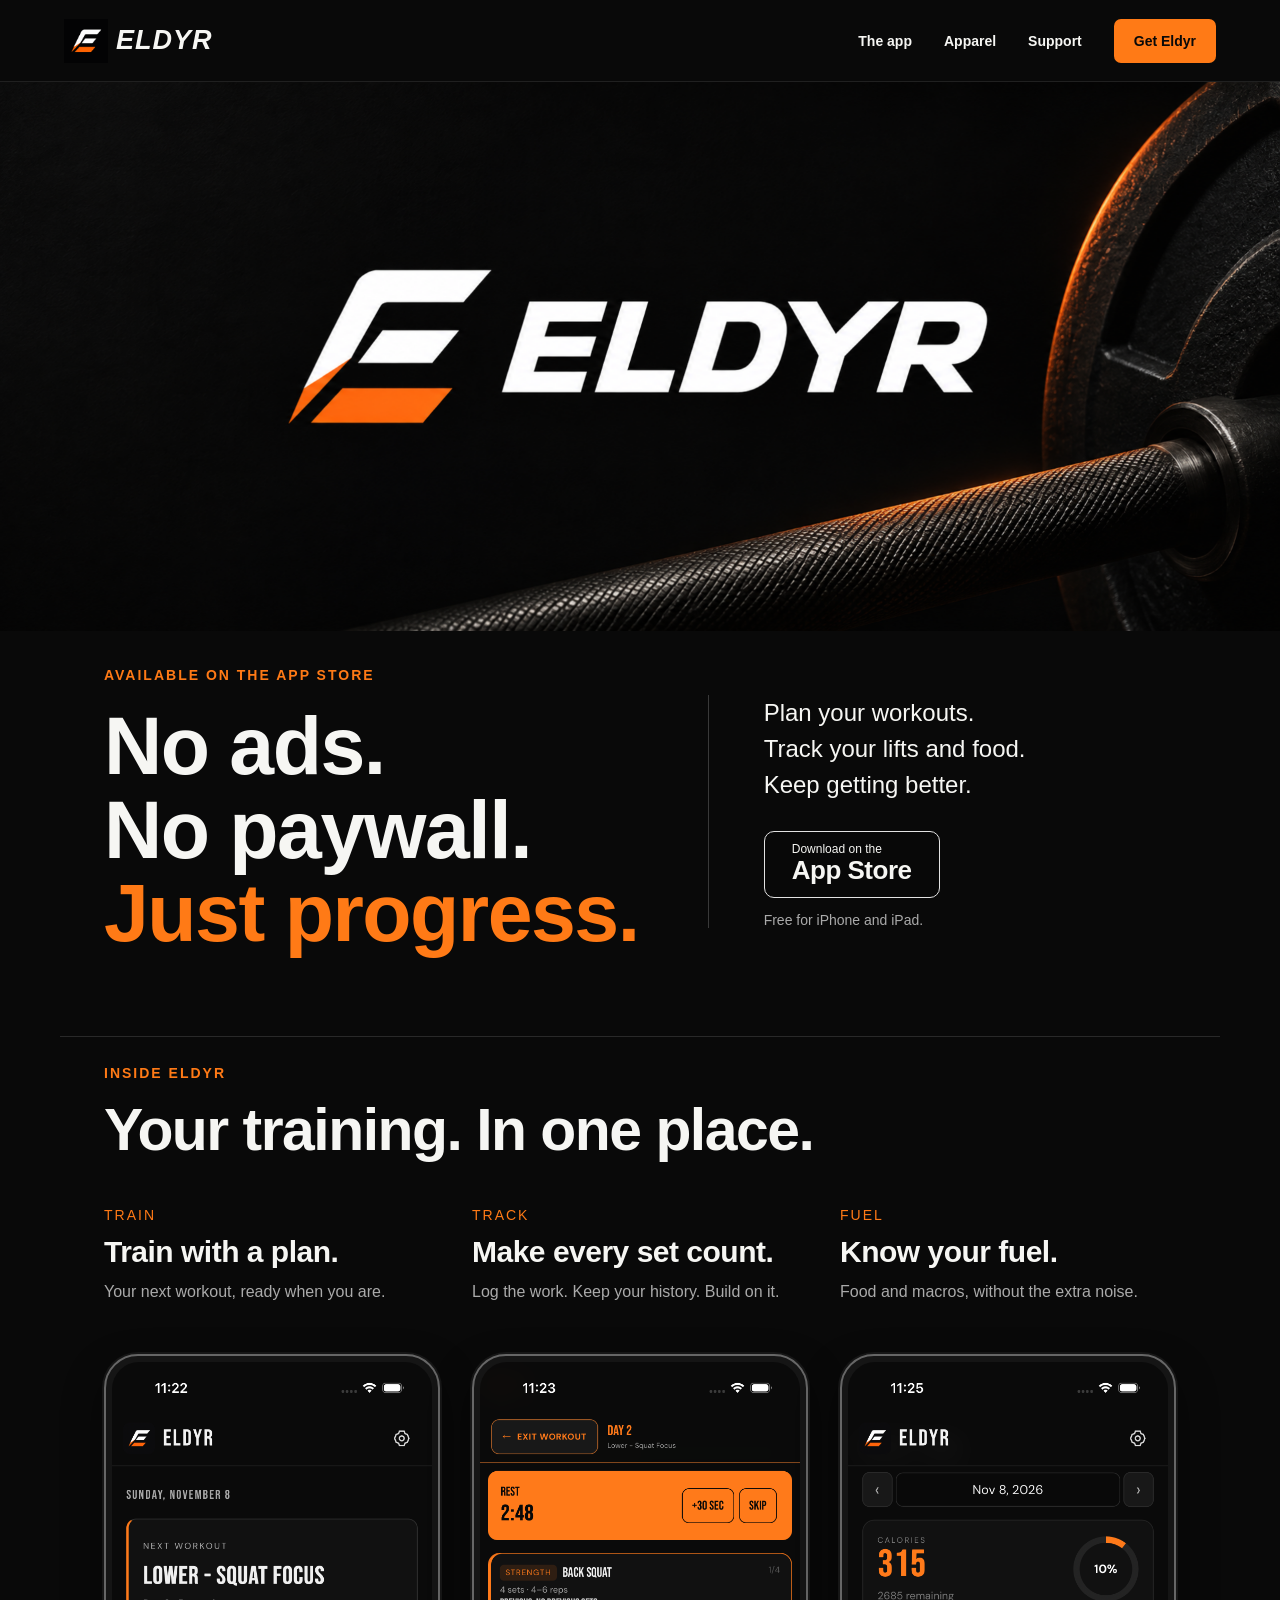
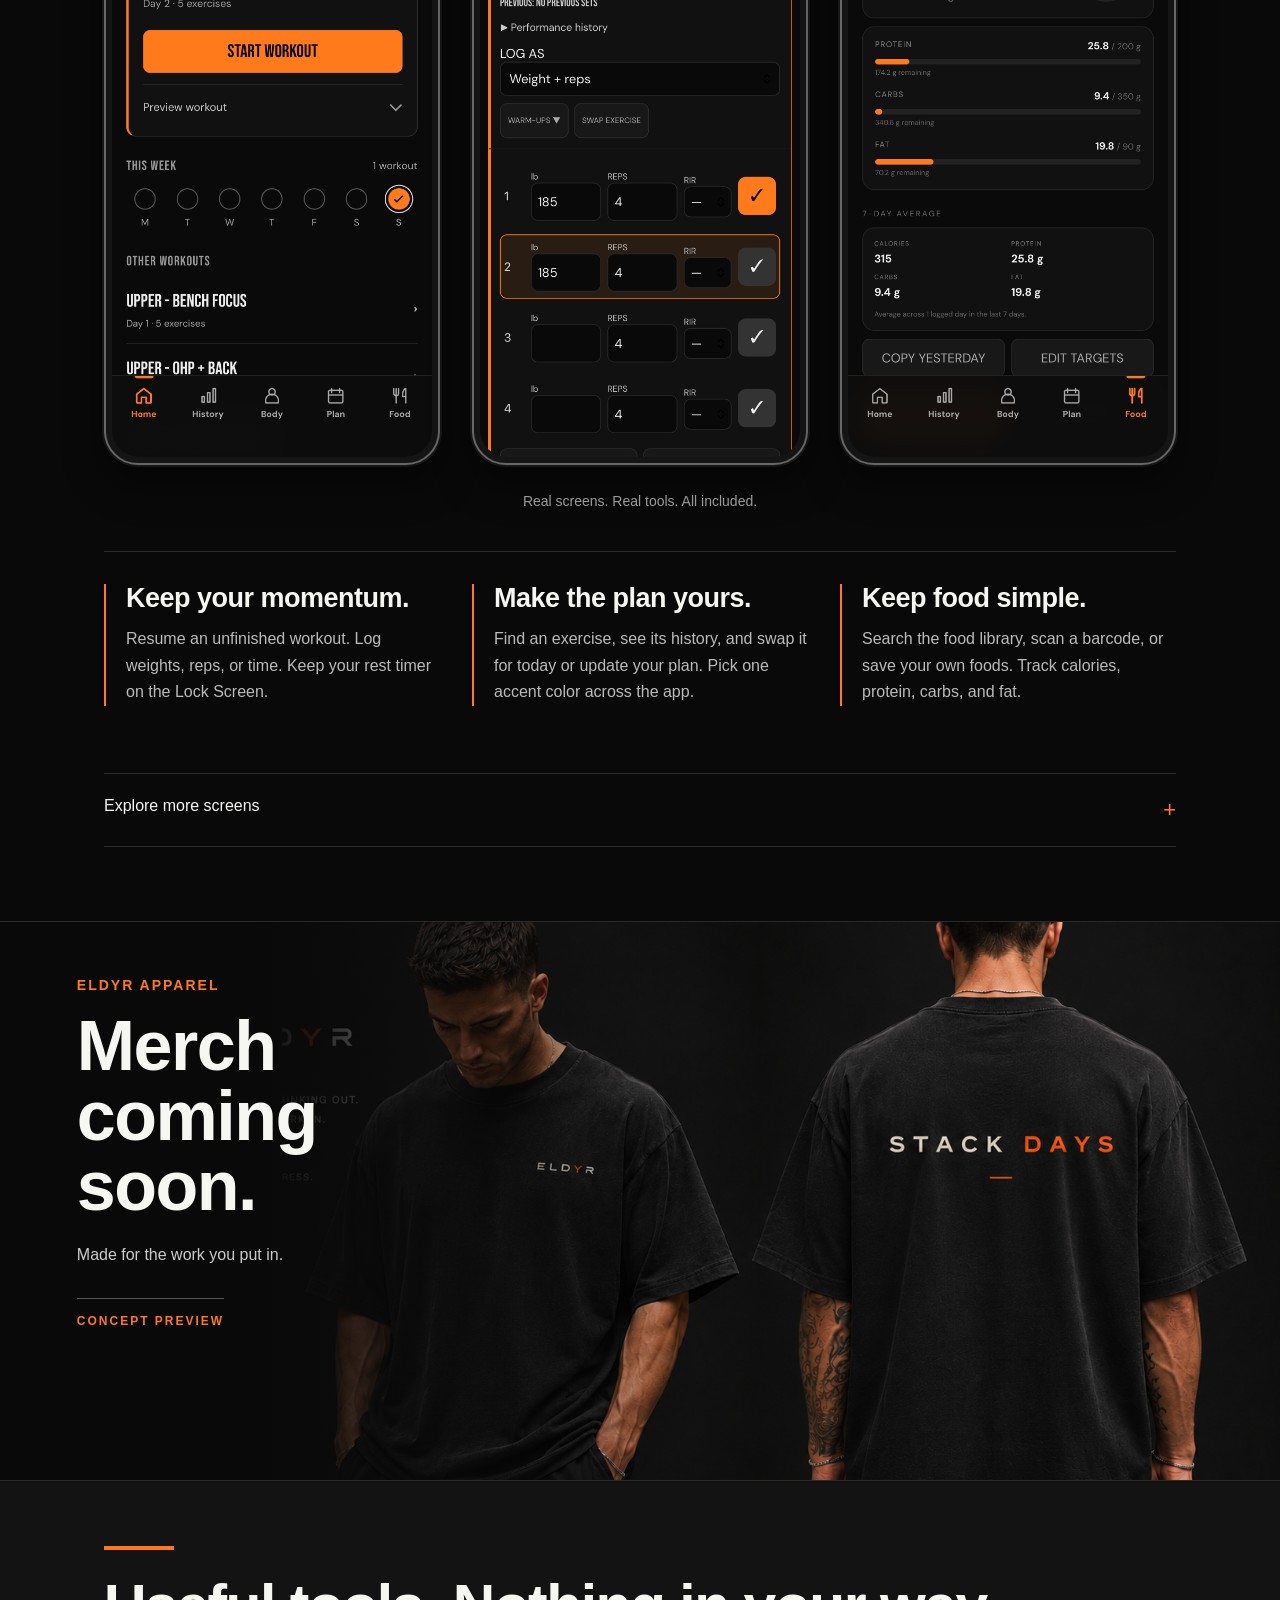
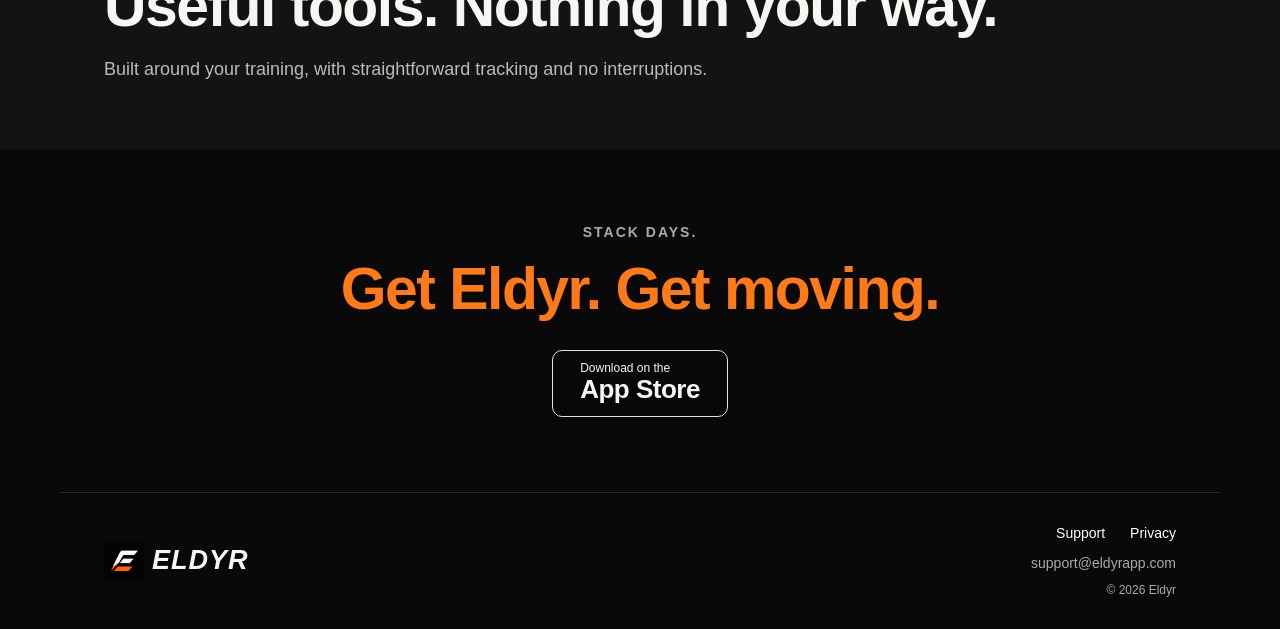
<file: index.html>
<!doctype html>
<html lang="en"><head><meta charset="utf-8"><meta name="viewport" content="width=device-width,initial-scale=1"><meta name="theme-color" content="#090909"><title>Eldyr — No ads. No paywall. Just progress.</title><meta name="description" content="Your training. In one place. Plan workouts, track your lifts and food, and keep getting better. Download Eldyr for iPhone and iPad."><meta property="og:title" content="Eldyr — Just progress."><meta property="og:description" content="No ads. No paywall. Just progress."><meta property="og:image" content="https://eldyrapp.com/media/hero.png"><meta property="og:url" content="https://eldyrapp.com/"><link rel="canonical" href="https://eldyrapp.com/"><link rel="icon" href="eldyr-icon.png"><link rel="stylesheet" href="style.css"><script src="site.js" defer></script></head>
<body><a class="skip" href="#main">Skip to content</a><header class="nav"><a class="brand" href="./" aria-label="Eldyr home"><img src="eldyr-icon.png" width="44" height="44" alt=""><span>ELDYR</span></a><nav aria-label="Main navigation"><a href="#app">The app</a><a href="#apparel">Apparel</a><a class="support-nav" href="support.html">Support</a><a class="button small" href="https://apps.apple.com/app/eldyr/id6806035408">Get Eldyr</a></nav></header>
<main id="main"><div class="hero"><img src="media/hero.png" width="3840" height="1646" alt="Eldyr logo beside a barbell with orange-lit weight plates" fetchpriority="high"></div>
<section class="intro wrap"><div class="intro-heading"><p class="eyebrow">Available on the App Store</p><h1>No ads.<br>No paywall.<br><span>Just progress.</span></h1></div><div class="intro-copy"><p>Plan your workouts.<br>Track your lifts and food.<br>Keep getting better.</p><a class="store" href="https://apps.apple.com/app/eldyr/id6806035408"><span><small>Download on the</small><strong>App Store</strong></span></a><p class="fine">Free for iPhone and iPad.</p></div></section>
<section id="app" class="showcase wrap"><p class="eyebrow">Inside Eldyr</p><h2>Your training.<br class="mobile-break"> In one place.</h2><div class="phones">
<figure><button class="phone" data-image="home" data-title="Train with a plan" aria-label="Enlarge Home screenshot"><img src="media/home.png" width="1206" height="2622" loading="lazy" alt="Eldyr Home with the next workout and a start workout button"></button><figcaption><span>TRAIN</span><h3>Train with a plan.</h3><p>Your next workout, ready when you are.</p></figcaption></figure>
<figure><button class="phone" data-image="workout" data-title="Make every set count" aria-label="Enlarge workout screenshot"><img src="media/workout.png" width="1206" height="2622" loading="lazy" alt="Squat workout with set logging and a rest timer"></button><figcaption><span>TRACK</span><h3>Make every set count.</h3><p>Log the work. Keep your history. Build on it.</p></figcaption></figure>
<figure><button class="phone" data-image="food" data-title="Know your fuel" aria-label="Enlarge nutrition screenshot"><img src="media/food.png" width="1206" height="2622" loading="lazy" alt="Nutrition dashboard showing calories, protein, carbs, and fat"></button><figcaption><span>FUEL</span><h3>Know your fuel.</h3><p>Food and macros, without the extra noise.</p></figcaption></figure></div><p class="preview-note">Real screens. Real tools. All included.</p>
<div class="release-features" aria-label="Included features"><article><h3>Keep your momentum.</h3><p>Resume an unfinished workout. Log weights, reps, or time. Keep your rest timer on the Lock Screen.</p></article><article><h3>Make the plan yours.</h3><p>Find an exercise, see its history, and swap it for today or update your plan. Pick one accent color across the app.</p></article><article><h3>Keep food simple.</h3><p>Search the food library, scan a barcode, or save your own foods. Track calories, protein, carbs, and fat.</p></article></div><details class="more"><summary>Explore more screens <span aria-hidden="true">+</span></summary><div class="extras"><button data-image="exercises" data-title="Find your next exercise"><img src="media/exercises.png" width="1206" height="2622" loading="lazy" alt="Searchable exercise substitutions"><strong>Find your next exercise.</strong><span>Suggested swaps, recent lifts, and favorites.</span></button><button data-image="food-search" data-title="Find it. Log it."><img src="media/food-search.png" width="1206" height="2622" loading="lazy" alt="Food search with favorites and barcode scanning"><strong>Find it. Log it.</strong><span>Search foods, scan a barcode, or save your own.</span></button><button data-image="body" data-title="See the bigger picture"><img src="media/body.png" width="1206" height="2622" loading="lazy" alt="Body measurements and Apple Health connection"><strong>See the bigger picture.</strong><span>Body metrics and optional Apple Health insights.</span></button></div></details></section>
<section id="apparel" class="apparel"><div class="apparel-art" role="img" aria-label="Eldyr black tee concept, front and back, with Stack Days lettering"></div><div class="apparel-copy"><p class="eyebrow">Eldyr apparel</p><h2>Merch <br>coming <br>soon.</h2><p>Made for the work you put in.</p><span class="concept">Concept preview</span></div></section>
<section class="mission"><div class="wrap"><div class="dash"></div><h2>Useful tools.<br class="mobile-break"> Nothing in your way.</h2><p>Built around your training, with straightforward tracking and no interruptions.</p></div></section>
<section class="closing wrap"><p class="eyebrow">Stack days.</p><h2>Get Eldyr. Get moving.</h2><a class="store" href="https://apps.apple.com/app/eldyr/id6806035408"><span><small>Download on the</small><strong>App Store</strong></span></a></section></main>
<footer class="wrap"><a class="brand" href="./"><img src="eldyr-icon.png" width="40" height="40" alt=""><span>ELDYR</span></a><div><div class="footer-links"><a href="support.html">Support</a><a href="privacy.html">Privacy</a></div><a href="mailto:support@eldyrapp.com">support@eldyrapp.com</a><p>© 2026 Eldyr</p></div></footer>
<dialog id="screen-dialog" aria-labelledby="screen-title"><div class="dialog-bar"><h2 id="screen-title"></h2><button id="close-dialog" aria-label="Close screenshot">Close ×</button></div><img id="large-screen" alt=""></dialog></body></html>
</file>
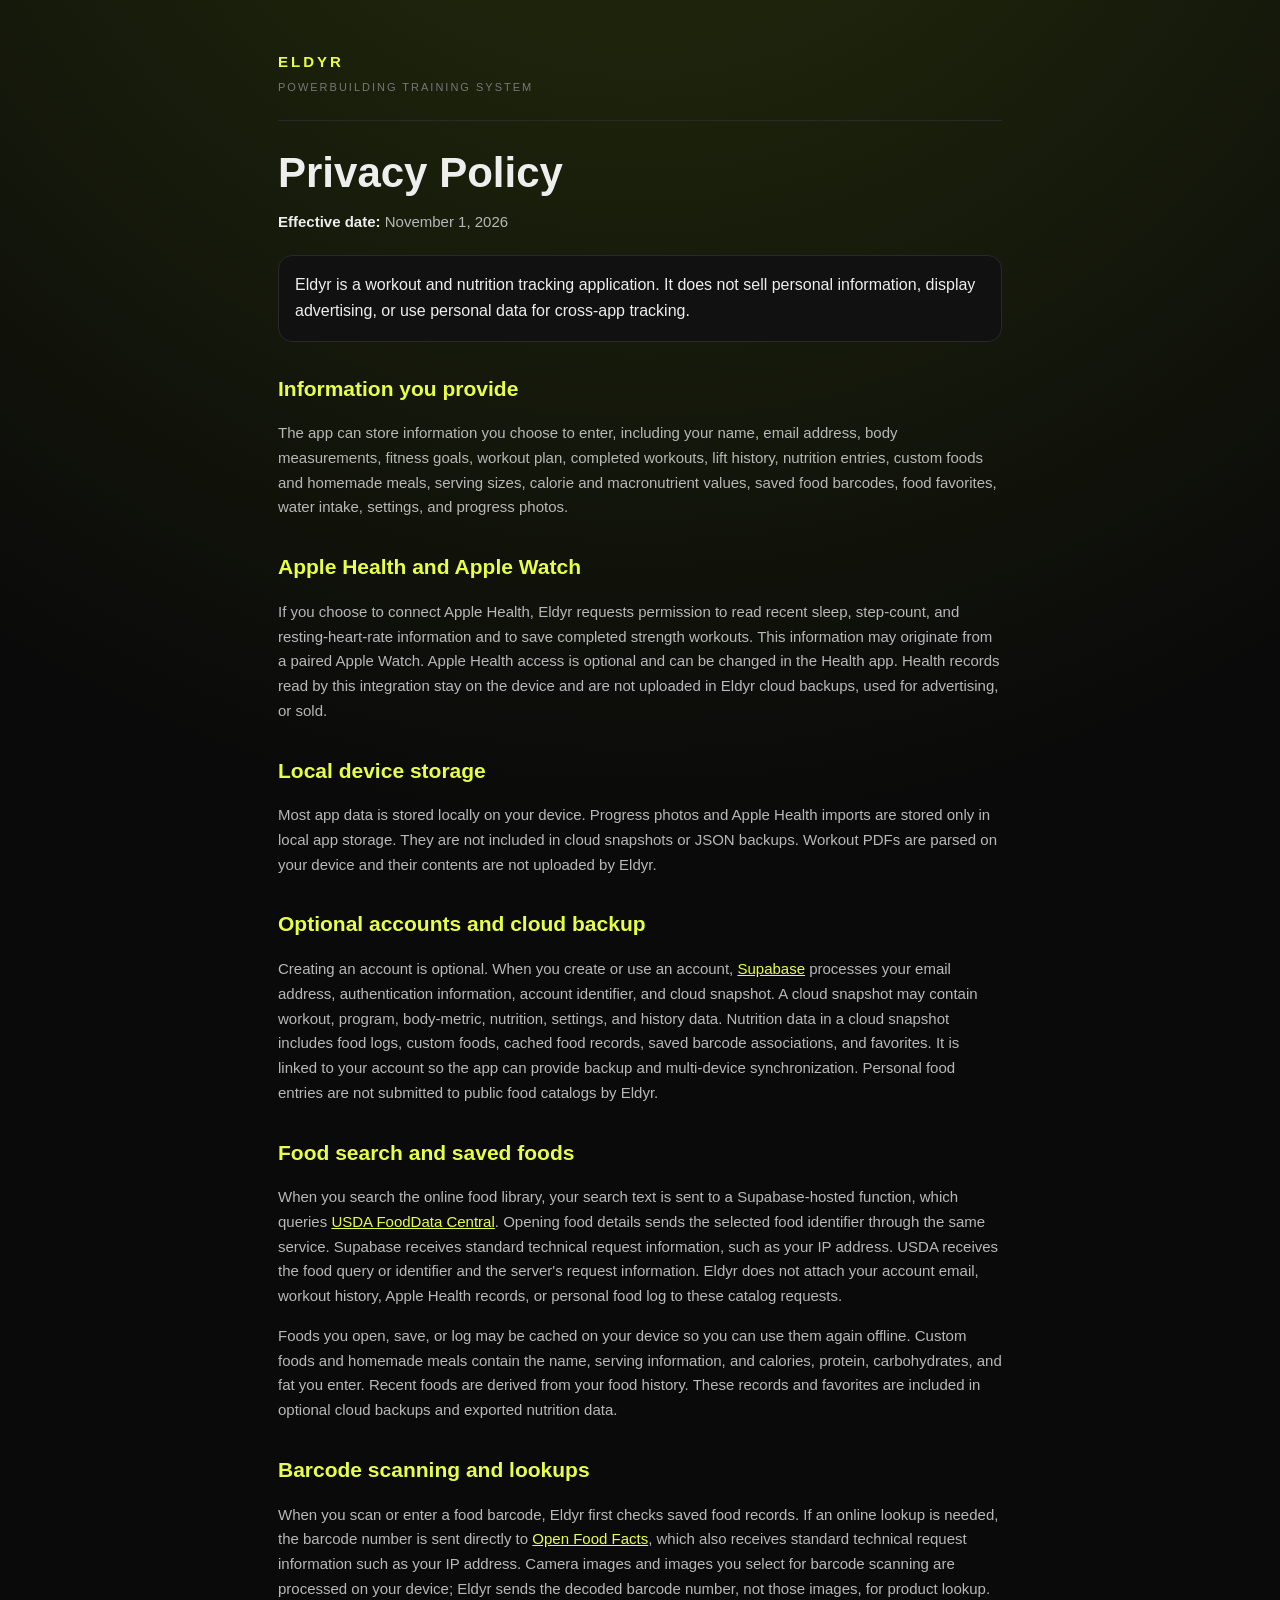
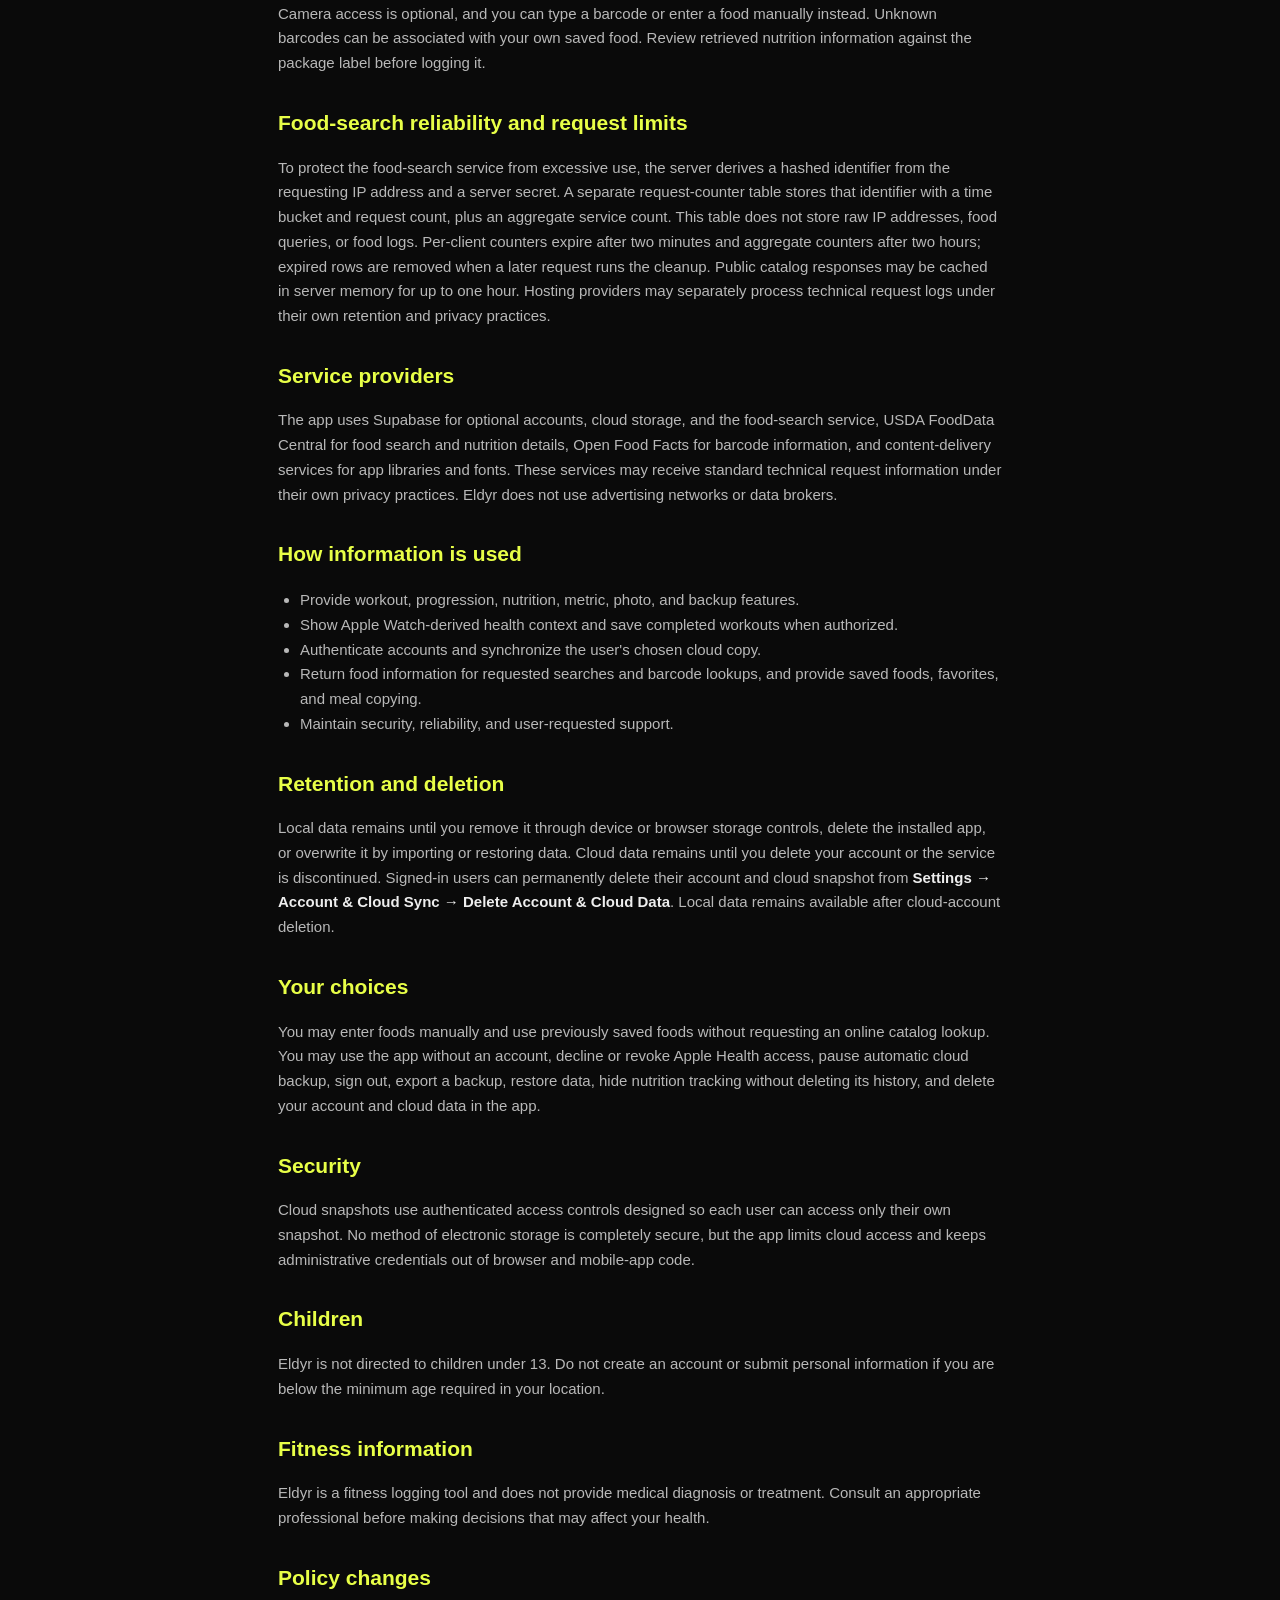
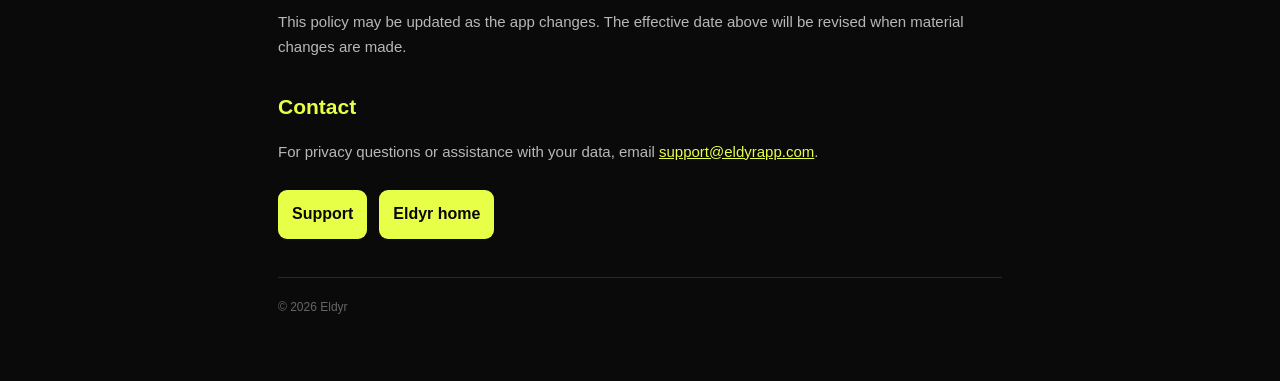
<file: privacy.html>
<!doctype html>
<html lang="en">
<head>
<meta charset="UTF-8">
<meta name="viewport" content="width=device-width,initial-scale=1,viewport-fit=cover">
<meta name="theme-color" content="#080808">
<link rel="stylesheet" href="./legal.css">
<title>Privacy Policy · Eldyr</title>
</head>
<body>
<main class="page">
<header>
<div class="brand">ELDYR</div>
<div class="tag">POWERBUILDING TRAINING SYSTEM</div>
</header>
<h1>Privacy Policy</h1>
<p>
<strong>Effective date:</strong> November 1, 2026</p>
<div class="notice">Eldyr is a workout and nutrition tracking application. It does not sell personal information, display advertising, or use personal data for cross-app tracking.</div>
<h2>Information you provide</h2>
<p>The app can store information you choose to enter, including your name, email address, body measurements, fitness goals, workout plan, completed workouts, lift history, nutrition entries, custom foods and homemade meals, serving sizes, calorie and macronutrient values, saved food barcodes, food favorites, water intake, settings, and progress photos.</p>
<h2>Apple Health and Apple Watch</h2>
<p>If you choose to connect Apple Health, Eldyr requests permission to read recent sleep, step-count, and resting-heart-rate information and to save completed strength workouts. This information may originate from a paired Apple Watch. Apple Health access is optional and can be changed in the Health app. Health records read by this integration stay on the device and are not uploaded in Eldyr cloud backups, used for advertising, or sold.</p>
<h2>Local device storage</h2>
<p>Most app data is stored locally on your device. Progress photos and Apple Health imports are stored only in local app storage. They are not included in cloud snapshots or JSON backups. Workout PDFs are parsed on your device and their contents are not uploaded by Eldyr.</p>
<h2>Optional accounts and cloud backup</h2>
<p>Creating an account is optional. When you create or use an account, <a href="https://supabase.com/privacy" target="_blank" rel="noreferrer">Supabase</a> processes your email address, authentication information, account identifier, and cloud snapshot. A cloud snapshot may contain workout, program, body-metric, nutrition, settings, and history data. Nutrition data in a cloud snapshot includes food logs, custom foods, cached food records, saved barcode associations, and favorites. It is linked to your account so the app can provide backup and multi-device synchronization. Personal food entries are not submitted to public food catalogs by Eldyr.</p>
<h2>Food search and saved foods</h2>
<p>When you search the online food library, your search text is sent to a Supabase-hosted function, which queries <a href="https://fdc.nal.usda.gov/" target="_blank" rel="noreferrer">USDA FoodData Central</a>. Opening food details sends the selected food identifier through the same service. Supabase receives standard technical request information, such as your IP address. USDA receives the food query or identifier and the server's request information. Eldyr does not attach your account email, workout history, Apple Health records, or personal food log to these catalog requests.</p>
<p>Foods you open, save, or log may be cached on your device so you can use them again offline. Custom foods and homemade meals contain the name, serving information, and calories, protein, carbohydrates, and fat you enter. Recent foods are derived from your food history. These records and favorites are included in optional cloud backups and exported nutrition data.</p>
<h2>Barcode scanning and lookups</h2>
<p>When you scan or enter a food barcode, Eldyr first checks saved food records. If an online lookup is needed, the barcode number is sent directly to <a href="https://world.openfoodfacts.org/privacy" target="_blank" rel="noreferrer">Open Food Facts</a>, which also receives standard technical request information such as your IP address. Camera images and images you select for barcode scanning are processed on your device; Eldyr sends the decoded barcode number, not those images, for product lookup. Camera access is optional, and you can type a barcode or enter a food manually instead. Unknown barcodes can be associated with your own saved food. Review retrieved nutrition information against the package label before logging it.</p>
<h2>Food-search reliability and request limits</h2>
<p>To protect the food-search service from excessive use, the server derives a hashed identifier from the requesting IP address and a server secret. A separate request-counter table stores that identifier with a time bucket and request count, plus an aggregate service count. This table does not store raw IP addresses, food queries, or food logs. Per-client counters expire after two minutes and aggregate counters after two hours; expired rows are removed when a later request runs the cleanup. Public catalog responses may be cached in server memory for up to one hour. Hosting providers may separately process technical request logs under their own retention and privacy practices.</p>
<h2>Service providers</h2>
<p>The app uses Supabase for optional accounts, cloud storage, and the food-search service, USDA FoodData Central for food search and nutrition details, Open Food Facts for barcode information, and content-delivery services for app libraries and fonts. These services may receive standard technical request information under their own privacy practices. Eldyr does not use advertising networks or data brokers.</p>
<h2>How information is used</h2>
<ul>
<li>Provide workout, progression, nutrition, metric, photo, and backup features.</li>
<li>Show Apple Watch-derived health context and save completed workouts when authorized.</li>
<li>Authenticate accounts and synchronize the user's chosen cloud copy.</li>
<li>Return food information for requested searches and barcode lookups, and provide saved foods, favorites, and meal copying.</li>
<li>Maintain security, reliability, and user-requested support.</li>
</ul>
<h2>Retention and deletion</h2>
<p>Local data remains until you remove it through device or browser storage controls, delete the installed app, or overwrite it by importing or restoring data. Cloud data remains until you delete your account or the service is discontinued. Signed-in users can permanently delete their account and cloud snapshot from <strong>Settings → Account &amp; Cloud Sync → Delete Account &amp; Cloud Data</strong>. Local data remains available after cloud-account deletion.</p>
<h2>Your choices</h2>
<p>You may enter foods manually and use previously saved foods without requesting an online catalog lookup. You may use the app without an account, decline or revoke Apple Health access, pause automatic cloud backup, sign out, export a backup, restore data, hide nutrition tracking without deleting its history, and delete your account and cloud data in the app.</p>
<h2>Security</h2>
<p>Cloud snapshots use authenticated access controls designed so each user can access only their own snapshot. No method of electronic storage is completely secure, but the app limits cloud access and keeps administrative credentials out of browser and mobile-app code.</p>
<h2>Children</h2>
<p>Eldyr is not directed to children under 13. Do not create an account or submit personal information if you are below the minimum age required in your location.</p>
<h2>Fitness information</h2>
<p>Eldyr is a fitness logging tool and does not provide medical diagnosis or treatment. Consult an appropriate professional before making decisions that may affect your health.</p>
<h2>Policy changes</h2>
<p>This policy may be updated as the app changes. The effective date above will be revised when material changes are made.</p>
<h2>Contact</h2>
<p>For privacy questions or assistance with your data, email <a href="mailto:support@eldyrapp.com">support@eldyrapp.com</a>.</p>
<div class="links">
<a href="./support.html">Support</a>
<a href="./">Eldyr home</a>
</div>
<footer>© 2026 Eldyr</footer>
</main>
</body>
</html>
</file>
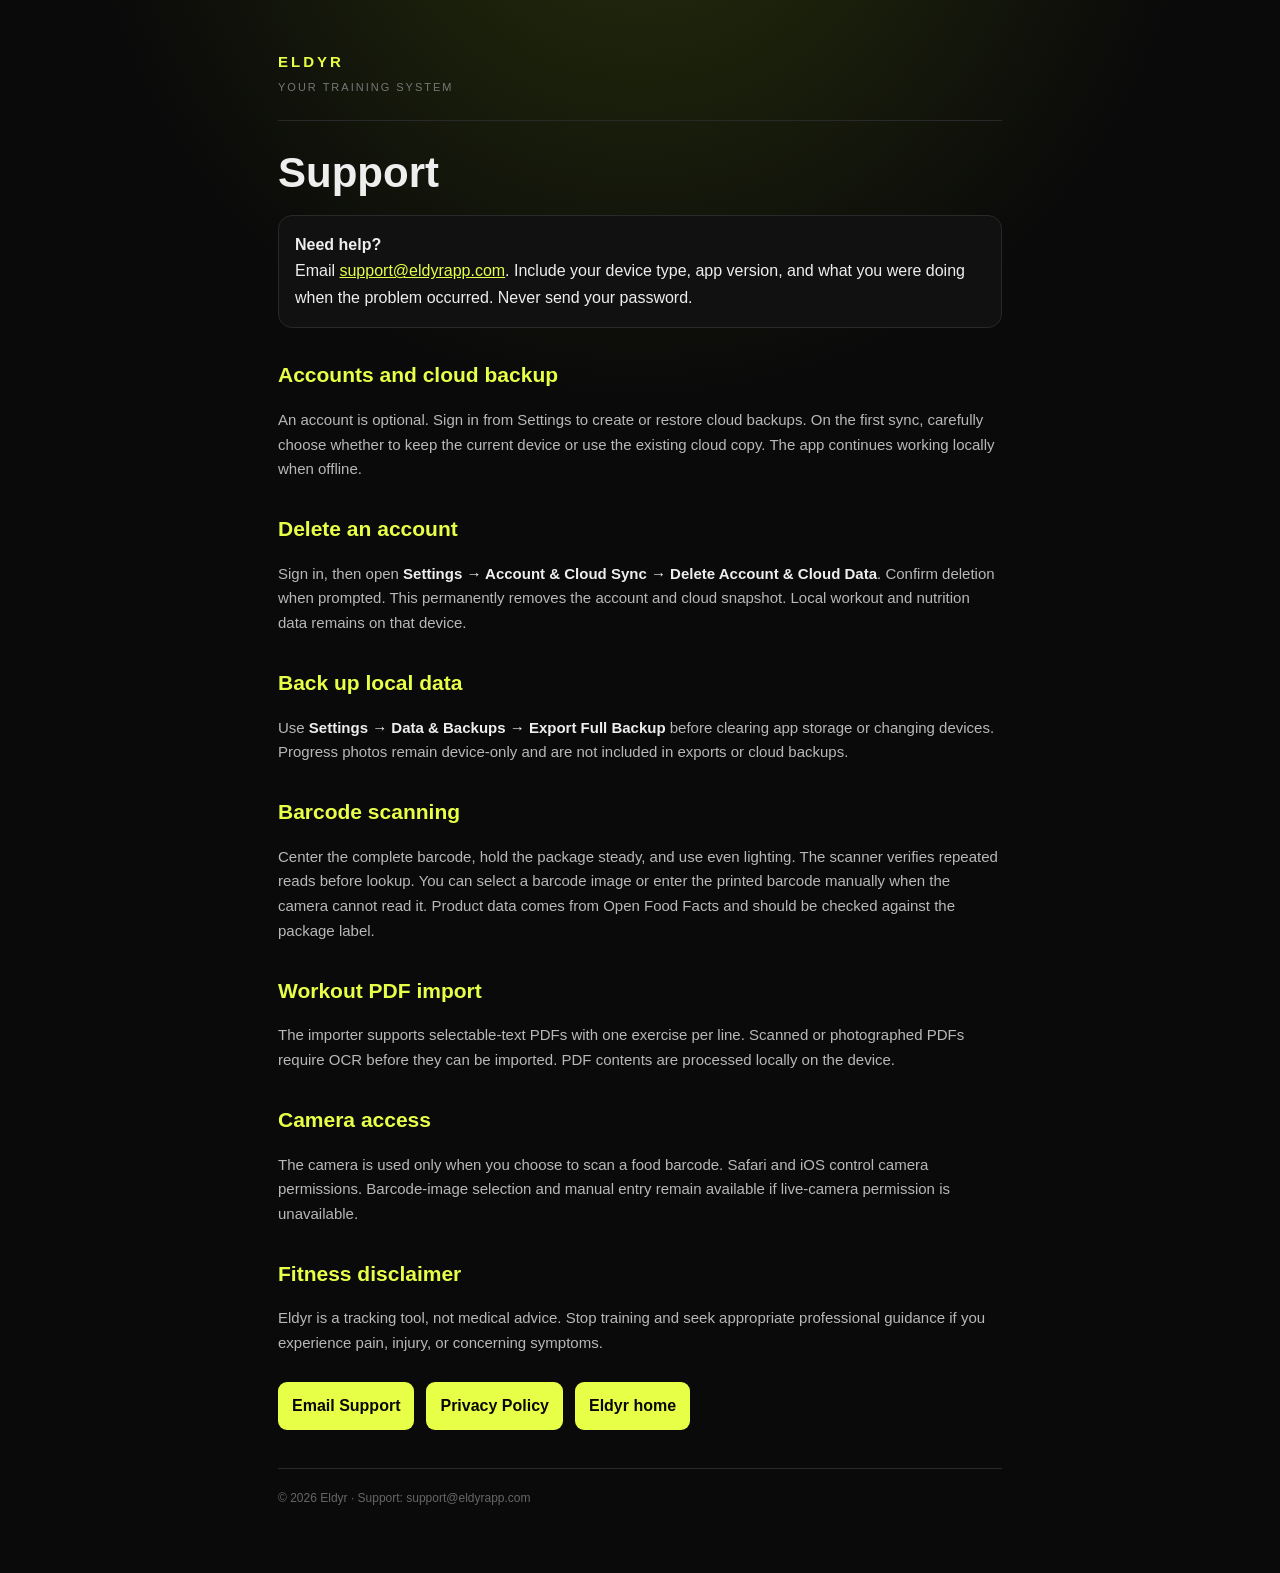
<file: support.html>
<!doctype html><html lang="en"><head><meta charset="UTF-8"><meta name="viewport" content="width=device-width,initial-scale=1,viewport-fit=cover"><meta name="theme-color" content="#080808"><link rel="stylesheet" href="./legal.css"><title>Support · Eldyr</title></head><body><main class="page"><header><div class="brand">ELDYR</div><div class="tag">YOUR TRAINING SYSTEM</div></header><h1>Support</h1><div class="notice"><strong>Need help?</strong><br>Email <a href="mailto:support@eldyrapp.com">support@eldyrapp.com</a>. Include your device type, app version, and what you were doing when the problem occurred. Never send your password.</div><h2>Accounts and cloud backup</h2><p>An account is optional. Sign in from Settings to create or restore cloud backups. On the first sync, carefully choose whether to keep the current device or use the existing cloud copy. The app continues working locally when offline.</p><h2>Delete an account</h2><p>Sign in, then open <strong>Settings → Account & Cloud Sync → Delete Account & Cloud Data</strong>. Confirm deletion when prompted. This permanently removes the account and cloud snapshot. Local workout and nutrition data remains on that device.</p><h2>Back up local data</h2><p>Use <strong>Settings → Data & Backups → Export Full Backup</strong> before clearing app storage or changing devices. Progress photos remain device-only and are not included in exports or cloud backups.</p><h2>Barcode scanning</h2><p>Center the complete barcode, hold the package steady, and use even lighting. The scanner verifies repeated reads before lookup. You can select a barcode image or enter the printed barcode manually when the camera cannot read it. Product data comes from Open Food Facts and should be checked against the package label.</p><h2>Workout PDF import</h2><p>The importer supports selectable-text PDFs with one exercise per line. Scanned or photographed PDFs require OCR before they can be imported. PDF contents are processed locally on the device.</p><h2>Camera access</h2><p>The camera is used only when you choose to scan a food barcode. Safari and iOS control camera permissions. Barcode-image selection and manual entry remain available if live-camera permission is unavailable.</p><h2>Fitness disclaimer</h2><p>Eldyr is a tracking tool, not medical advice. Stop training and seek appropriate professional guidance if you experience pain, injury, or concerning symptoms.</p><div class="links"><a href="mailto:support@eldyrapp.com">Email Support</a><a href="./privacy.html">Privacy Policy</a><a href="./">Eldyr home</a></div><footer>© 2026 Eldyr · Support: support@eldyrapp.com</footer></main></body></html>
</file>
<file: style.css>
:root{color-scheme:dark;--orange:#ff7a16;--bg:#090909;--muted:#aaa;--line:#292929}*{box-sizing:border-box}html{scroll-behavior:smooth;scroll-padding-top:90px}body{margin:0;background:var(--bg);color:#f6f6f3;font-family:Arial,Helvetica,sans-serif;-webkit-font-smoothing:antialiased}a{color:inherit;text-decoration:none}button{font:inherit;color:inherit;cursor:pointer}a,button,summary{-webkit-tap-highlight-color:transparent}a:focus-visible,button:focus-visible,summary:focus-visible{outline:3px solid var(--orange);outline-offset:5px}a:hover{color:var(--orange)}.wrap{max-width:1160px;margin:auto;padding-inline:44px}.nav{height:82px;display:flex;align-items:center;justify-content:space-between;padding:0 5%;border-bottom:1px solid #202020;background:#090909}.brand{display:inline-flex;align-items:center;gap:8px;font-weight:900;font-size:27px;font-style:italic;letter-spacing:1px}.brand img{object-fit:contain}.nav nav{display:flex;align-items:center;gap:32px;font-size:14px;font-weight:600}.button{display:inline-flex;background:var(--orange);color:#090909;padding:14px 20px;gap:15px;border-radius:7px;font-weight:700}.button:hover{color:#090909;background:#ff963d}.hero{max-width:1600px;margin:auto;overflow:hidden}.hero img{display:block;width:100%;height:auto}.intro{display:grid;grid-template-columns:1.15fr 1fr;gap:65px;align-items:center;padding-top:20px;padding-bottom:100px}h1,h2,h3{font-family:Impact,'Arial Narrow',sans-serif;font-stretch:condensed;font-weight:800;letter-spacing:-1.5px;line-height:1.04;margin:0}h1{font-size:clamp(48px,6.3vw,84px)}h1 span,.closing h2{color:var(--orange)}.intro-copy{border-left:1px solid #393939;padding-left:55px}.intro-copy>p:first-child{font-size:24px;line-height:1.5;margin:0 0 28px}.store{display:inline-flex;gap:13px;align-items:center;border:1px solid #e2e2e2;padding:11px 20px;border-radius:10px;background:#080808}.store small{display:block;font-size:12px;line-height:1.1}.store strong{display:block;font-size:26px;line-height:1.15;font-weight:600;letter-spacing:-.5px}.store-mark{font-size:37px}.fine{font-size:13px;color:var(--muted);margin:14px 0 0}.eyebrow{color:var(--orange);font-size:13px;font-weight:800;text-transform:uppercase;letter-spacing:2px;margin:0 0 18px}h2{font-size:clamp(35px,4.6vw,59px)}.showcase{padding-bottom:74px}.phones{display:grid;grid-template-columns:repeat(3,minmax(0,1fr));gap:38px;margin-top:48px}.phones figure{margin:0;min-width:0}.phone{display:block;width:100%;border:2px solid #666;padding:6px;background:#151515;border-radius:38px;overflow:hidden;box-shadow:0 0 0 2px #161616,0 18px 40px #0007;transition:transform .2s}.phone:hover{transform:translateY(-5px)}.phone img{width:100%;height:auto;display:block;border-radius:30px}figcaption{padding-top:25px}figcaption>span{color:#999;font-size:10px;letter-spacing:2px}h3{font-size:27px;letter-spacing:-.5px;margin:12px 0}figcaption p{font-size:14px;line-height:1.6;color:#aaa;margin:0}.preview-note{font-size:12px;text-align:center;color:#999;margin:30px 0}.more{border-block:1px solid var(--line);margin-top:35px}.more summary{list-style:none;cursor:pointer;display:flex;justify-content:space-between;font-size:15px;padding:23px 0}.more summary::-webkit-details-marker{display:none}.more summary span{color:var(--orange);font-size:22px}.extras{display:grid;grid-template-columns:repeat(3,1fr);gap:28px;padding:10px 0 28px}.extras button{border:0;background:transparent;text-align:left;padding:0}.extras img{display:block;width:100%;height:auto;border:1px solid #333;border-radius:18px;margin-bottom:20px}.extras strong{font-size:18px;display:block;margin-bottom:9px}.extras span{font-size:14px;line-height:1.5;color:#aaa}.apparel{position:relative;isolation:isolate;max-width:1600px;margin:auto;height:560px;overflow:hidden;border-block:1px solid var(--line);background:#111}.apparel-art{position:absolute;inset:0 0 0 22%;background-image:url('media/apparel.png');background-size:cover;background-position:center top;z-index:-2}.apparel:after{content:'';position:absolute;inset:0;background:linear-gradient(90deg,#090909 0%,#090909 20%,transparent 55%);z-index:-1}.apparel-copy{padding:55px 6%;width:50%}.apparel h2{font-size:70px;line-height:1}.apparel-copy>p:not(.eyebrow){font-size:14px;color:#ccc;margin-top:25px}.concept{display:inline-block;border-top:1px solid #555;padding-top:15px;margin-top:18px;text-transform:uppercase;font-size:10px;color:var(--orange);font-weight:700;letter-spacing:2px}.mission{background:#131313;padding:65px 0}.dash{width:70px;height:4px;background:var(--orange);margin-bottom:25px}.mission p{font-size:18px;line-height:1.7;color:#bbb;max-width:800px;margin-bottom:0}.closing{text-align:center;padding-block:75px}.closing h2{margin:0 0 30px}.closing .eyebrow{color:#aaa}footer{border-top:1px solid var(--line);padding-block:32px!important;display:flex;justify-content:space-between;align-items:center}footer>div{text-align:right;font-size:13px;color:#aaa}.footer-links{display:flex;justify-content:flex-end;gap:25px;color:white;margin-bottom:14px}footer p{font-size:11px;margin-bottom:0}.mobile-break{display:none}.skip{position:absolute;top:-60px;left:20px;z-index:10;background:var(--orange);color:black;padding:15px}.skip:focus{top:10px}dialog{padding:0;background:#101010;border:1px solid #444;border-radius:18px;width:min(460px,92vw);max-height:92dvh;color:white}dialog::backdrop{background:#000d;backdrop-filter:blur(6px)}.dialog-bar{position:sticky;top:0;display:flex;align-items:center;justify-content:space-between;gap:15px;background:#141414;padding:16px;z-index:1}.dialog-bar h2{font-family:Arial,sans-serif;font-size:16px;letter-spacing:0;line-height:1.3}.dialog-bar button{background:#292929;border:1px solid #555;border-radius:6px;padding:10px;white-space:nowrap}dialog>img{display:block;width:100%;height:auto}
@media(min-width:1400px){.apparel-art{background-size:100% auto}.apparel{height:600px}}@media(max-width:700px){.nav{height:70px;padding:0 20px}.brand{font-size:22px}.brand img{width:35px;height:35px}.nav nav{gap:17px;font-size:12px}.nav .support-nav{display:none}.button.small{padding:11px 12px;gap:5px}.wrap{padding-inline:24px}.hero img{width:140%;max-width:none;margin-left:-9%;}.intro{padding-top:25px;padding-bottom:60px;gap:30px;grid-template-columns:1fr}h1{font-size:60px;letter-spacing:-2px}.intro-copy{padding-left:0;border:0}.intro-copy>p:first-child{font-size:19px;line-height:1.5;margin-bottom:23px}.phones{gap:22px;grid-template-columns:1fr;margin-top:35px}.phones figure{display:grid;grid-template-columns:1.1fr .9fr;gap:24px;align-items:center;padding-block:15px}.phone{border-radius:25px;padding:4px}.phone img{border-radius:20px}figcaption{padding:0}h3{font-size:29px;line-height:1.1}figcaption p{font-size:13px}h2{font-size:40px}.showcase{padding-bottom:45px}.mobile-break{display:block}.apparel{height:630px}.apparel-art{inset:230px 0 0;background-size:auto 640px;background-position:56% top}.apparel:after{background:linear-gradient(180deg,#090909 0%,#090909 25%,transparent 55%)}.apparel-copy{padding:35px 24px;width:100%}.apparel h2{font-size:47px}.apparel h2 br{display:none}.apparel h2 br:after{content:' '}.apparel h2{max-width:300px}.apparel-copy>p:not(.eyebrow){margin-top:15px}.concept{margin-top:5px}.mission{padding:45px 0}.mission p{font-size:16px}.closing{padding-block:55px}.closing h2{font-size:45px}.extras{gap:15px;grid-template-columns:1fr}.extras button{display:grid;grid-template-columns:110px 1fr;column-gap:20px;align-items:start}.extras img{grid-row:span 2;margin:0}.extras strong{align-self:end}.extras span{font-size:13px}footer{gap:25px;align-items:start}footer .brand{font-size:20px}.preview-note{line-height:1.6} }
@media(prefers-reduced-motion:reduce){html{scroll-behavior:auto}*,*:before,*:after{transition:none!important}}

@media(max-width:700px){.hero img{width:100%;margin-left:0}.hero{padding-top:10px}.apparel h2 br{display:none}}
.apparel-art{background-size:auto 156%;background-position:right top}
@media(max-width:700px){.apparel{height:550px}.apparel-art{inset:230px 0 auto;height:320px;background-size:145% auto;background-position:right top}}
/* Released-app layout — November 20, 2026 */
.intro{padding-top:36px;padding-bottom:80px}.intro-heading .eyebrow{margin-bottom:22px;font-size:14px}.showcase{padding-top:28px;border-top:1px solid var(--line)}.phones{gap:32px;margin-top:46px}.phones figure{display:flex;flex-direction:column}.phones figcaption{order:-1;padding:0 0 26px}.phones figcaption>span{font-size:14px;color:var(--orange);letter-spacing:2px}.phones figcaption h3{font-size:30px;margin:12px 0}.phones figcaption p{font-size:16px;line-height:1.5;min-height:48px}.phone{border-radius:34px}.phone img{border-radius:27px}.preview-note{font-size:14px;margin:28px 0 42px}.release-features{display:grid;grid-template-columns:repeat(3,minmax(0,1fr));gap:32px;padding:32px 0;border-top:1px solid var(--line)}.release-features article{border-left:2px solid var(--orange);padding-left:20px}.release-features h3{font-size:27px;margin:0 0 14px}.release-features p{font-size:16px;line-height:1.65;color:#bbb;margin:0}.more summary{font-size:16px;min-height:64px}.extras span{font-size:16px}.eyebrow{font-size:14px}.apparel-copy>p:not(.eyebrow){font-size:16px}.concept{font-size:12px}.fine{font-size:14px}.nav nav{font-size:14px}footer>div{font-size:14px}footer p{font-size:12px}.store{min-width:176px;text-align:left;justify-content:center}.apparel-art{background-size:auto 158%}.more[open] summary span{transform:rotate(45deg)}
@media(max-width:700px){.nav{padding-inline:16px}.nav nav{gap:14px}.nav nav>a[href="#apparel"]{display:none}.wrap{padding-inline:24px}.hero{padding-top:0}.intro{padding-top:30px;padding-bottom:50px;gap:28px}.intro-heading .eyebrow{font-size:12px;letter-spacing:1.5px}.intro h1{font-size:clamp(48px,13.6vw,72px)}.intro-copy>p:first-child{font-size:20px}.showcase{padding-top:38px}.phones{display:flex;overflow-x:auto;scroll-snap-type:x mandatory;gap:24px;margin-inline:-24px;padding:0 24px 20px;scroll-padding-inline:24px}.phones figure{flex:0 0 82%;scroll-snap-align:start;display:flex;padding:0}.phones figcaption{padding-bottom:22px}.phones figcaption p{font-size:16px;min-height:48px}.phone{width:100%;border-radius:34px}.phone img{border-radius:27px}.phones figcaption h3{font-size:32px}.release-features{grid-template-columns:1fr;gap:30px;padding:28px 0}.preview-note{margin:14px 0 30px}.extras span{font-size:14px}.apparel{height:540px}.apparel-art{height:300px;background-size:auto 158%;background-position:right top}.apparel-copy{padding-inline:24px}.apparel h2{font-size:48px}.mission h2{font-size:38px}.closing h2{font-size:44px}.closing .eyebrow{font-size:14px}footer{flex-wrap:wrap}footer>div{text-align:left}.footer-links{justify-content:flex-start}}
</file>
<file: legal.css>
:root{color-scheme:dark;font-family:Arial,sans-serif;background:#080808;color:#eee}*{box-sizing:border-box}body{margin:0;background:radial-gradient(circle at 50% -10%,#27300c 0,#0a0a0a 30%);line-height:1.65}.page{width:min(760px,100%);margin:auto;padding:32px 18px 64px}header{border-bottom:1px solid #292929;padding:18px 0 24px;margin-bottom:30px}.brand{color:#e8ff47;font-weight:800;letter-spacing:3px;font-size:15px}.tag{color:#777;font-size:11px;letter-spacing:2px;margin-top:3px}h1{font-size:42px;line-height:1.05;margin:30px 0 10px}h2{font-size:21px;margin:30px 0 8px;color:#e8ff47}p,li{color:#b8b8b8;font-size:15px}strong{color:#eee}a{color:#e8ff47}ul{padding-left:22px}.notice{background:#111;border:1px solid #292929;border-radius:14px;padding:16px;margin:20px 0}.links{display:flex;flex-wrap:wrap;gap:12px;margin-top:26px}.links a{background:#e8ff47;color:#080808;text-decoration:none;font-weight:700;border-radius:9px;padding:11px 14px}footer{border-top:1px solid #292929;margin-top:38px;padding-top:20px;color:#666;font-size:12px}@media(max-width:480px){h1{font-size:35px}.page{padding-top:20px}}
</file>
